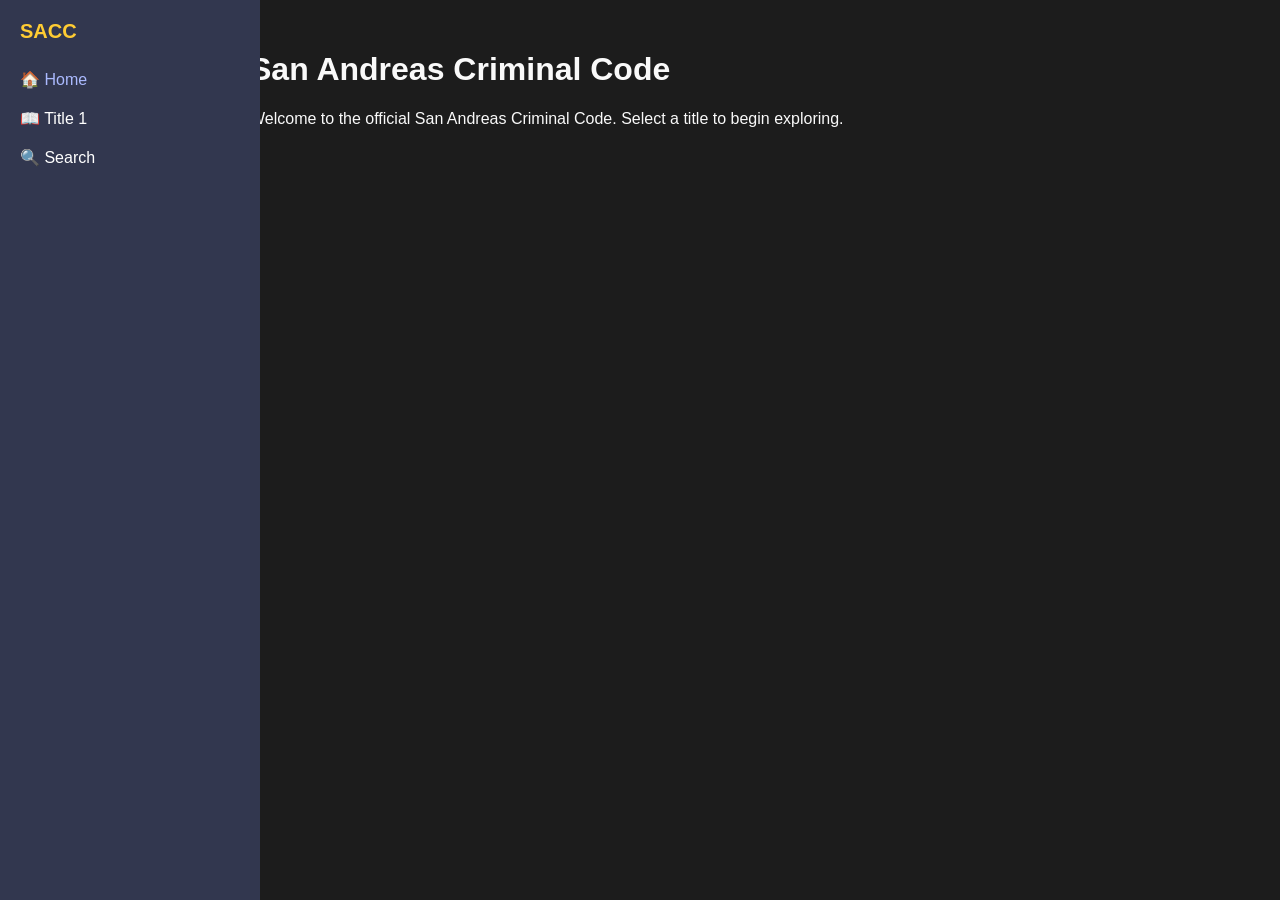
<file: index.html>
<!DOCTYPE html>
<html lang="en">
<head>
  <meta charset="UTF-8" />
  <meta name="viewport" content="width=device-width, initial-scale=1.0"/>
  <title>San Andreas Criminal Code</title>
  <link rel="stylesheet" href="style.css">
</head>
<body>
  <div class="container">
    <aside class="sidebar">
      <h2>SACC</h2>
      <nav>
        <a href="index.html" class="active">🏠 Home</a>
        <a href="title1.html">📖 Title 1</a>
        <a href="search.html">🔍 Search</a>
      </nav>
    </aside>
    <main class="main-content">
      <h1>San Andreas Criminal Code</h1>
      <p>Welcome to the official San Andreas Criminal Code. Select a title to begin exploring.</p>
    </main>
  </div>
</body>
</html>
</file>
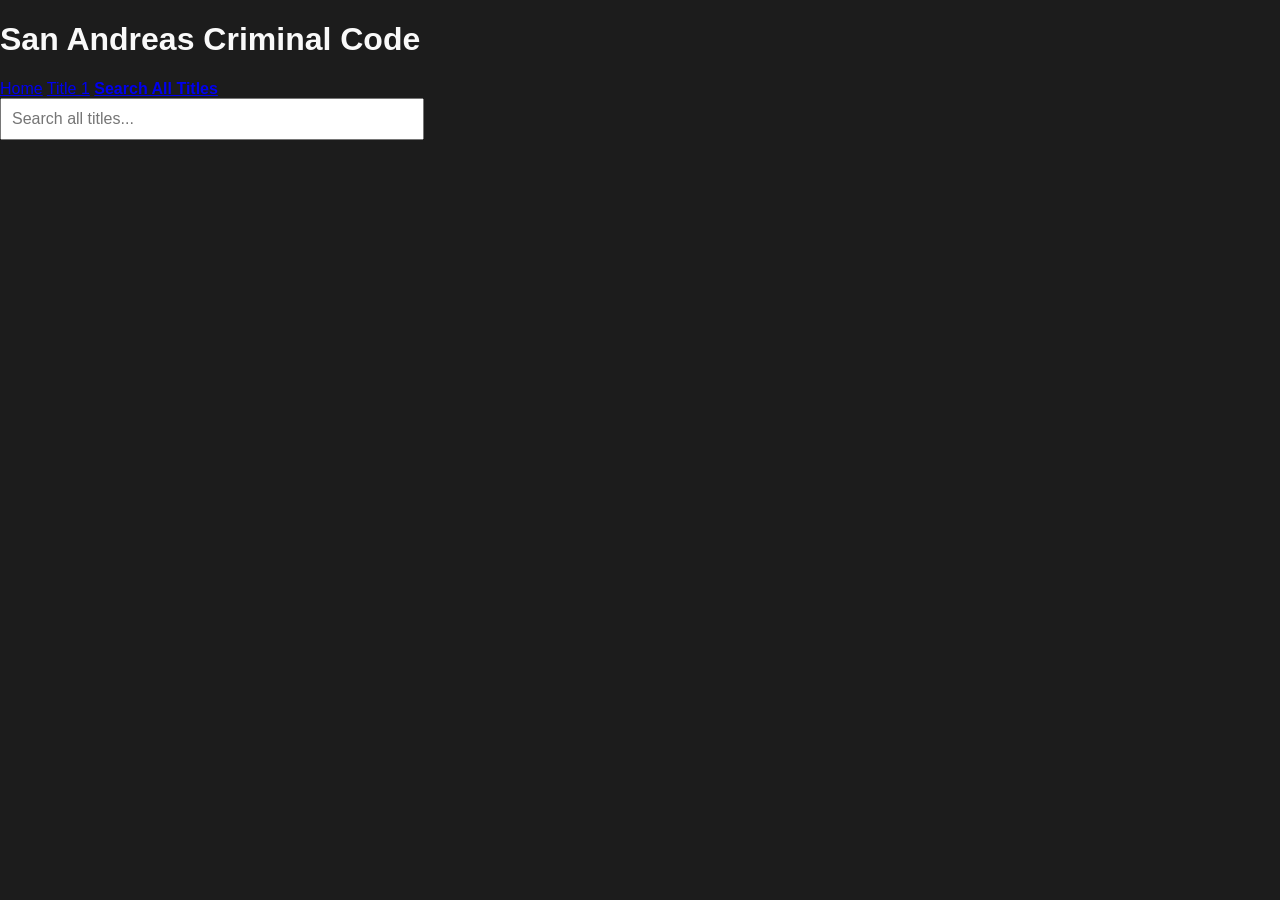
<file: search.html>
<!DOCTYPE html>
<html lang="en">
<head>
  <meta charset="UTF-8" />
  <meta name="viewport" content="width=device-width, initial-scale=1.0"/>
  <title>Universal Search | San Andreas Criminal Code</title>
  <link rel="stylesheet" href="style.css">
</head>
<body>
  <header>
    
    <h1>San Andreas Criminal Code</h1>
  </header>
  <nav>
    <a href="index.html">Home</a>
    <a href="title1.html">Title 1</a>
    <a href="search.html"><strong>Search All Titles</strong></a>
  </nav>
  <main>
    <input type="text" id="globalSearch" placeholder="Search all titles..." />
    <div id="results"></div>
  </main>
  <script>
    const laws = [
      {
        statute: "§ 101.010",
        title: "Name of Code",
        substance: "This body of law shall be cited as the San Andreas Criminal Code, abbreviated as SACC.",
        file: "title1.html"
      },
      {
        statute: "§ 101.020",
        title: "Definitions",
        substance: "For the purposes of this Code, 'person' includes individuals, corporations, and entities recognized by law.",
        file: "title1.html"
      },
      {
        statute: "§ 102.010",
        title: "Categories of Offenses",
        substance: "Criminal offenses are classified from Misdemeanor to Category A Felony based on severity.",
        file: "title1.html"
      },
      {
        statute: "§ 102.020",
        title: "Scaled Sentencing for RP",
        substance: "Each classification corresponds to in-game time in seconds ranging from 15 to 120, increasing with severity.",
        file: "title1.html"
      }
    ];

    const input = document.getElementById("globalSearch");
    const results = document.getElementById("results");

    input.addEventListener("input", () => {
      const query = input.value.toLowerCase();
      results.innerHTML = "";
      if (query.length === 0) return;

      const filtered = laws.filter(law =>
        law.statute.toLowerCase().includes(query) ||
        law.title.toLowerCase().includes(query) ||
        law.substance.toLowerCase().includes(query)
      );

      filtered.forEach(law => {
        const div = document.createElement("div");
        div.className = "statute-entry";
        div.innerHTML = `
          <h3>${law.statute} – ${law.title}</h3>
          <p>${law.substance}</p>
          <a href="${law.file}">View in Title</a>
        `;
        results.appendChild(div);
      });
    });
  </script>
</body>
</html>
</file>
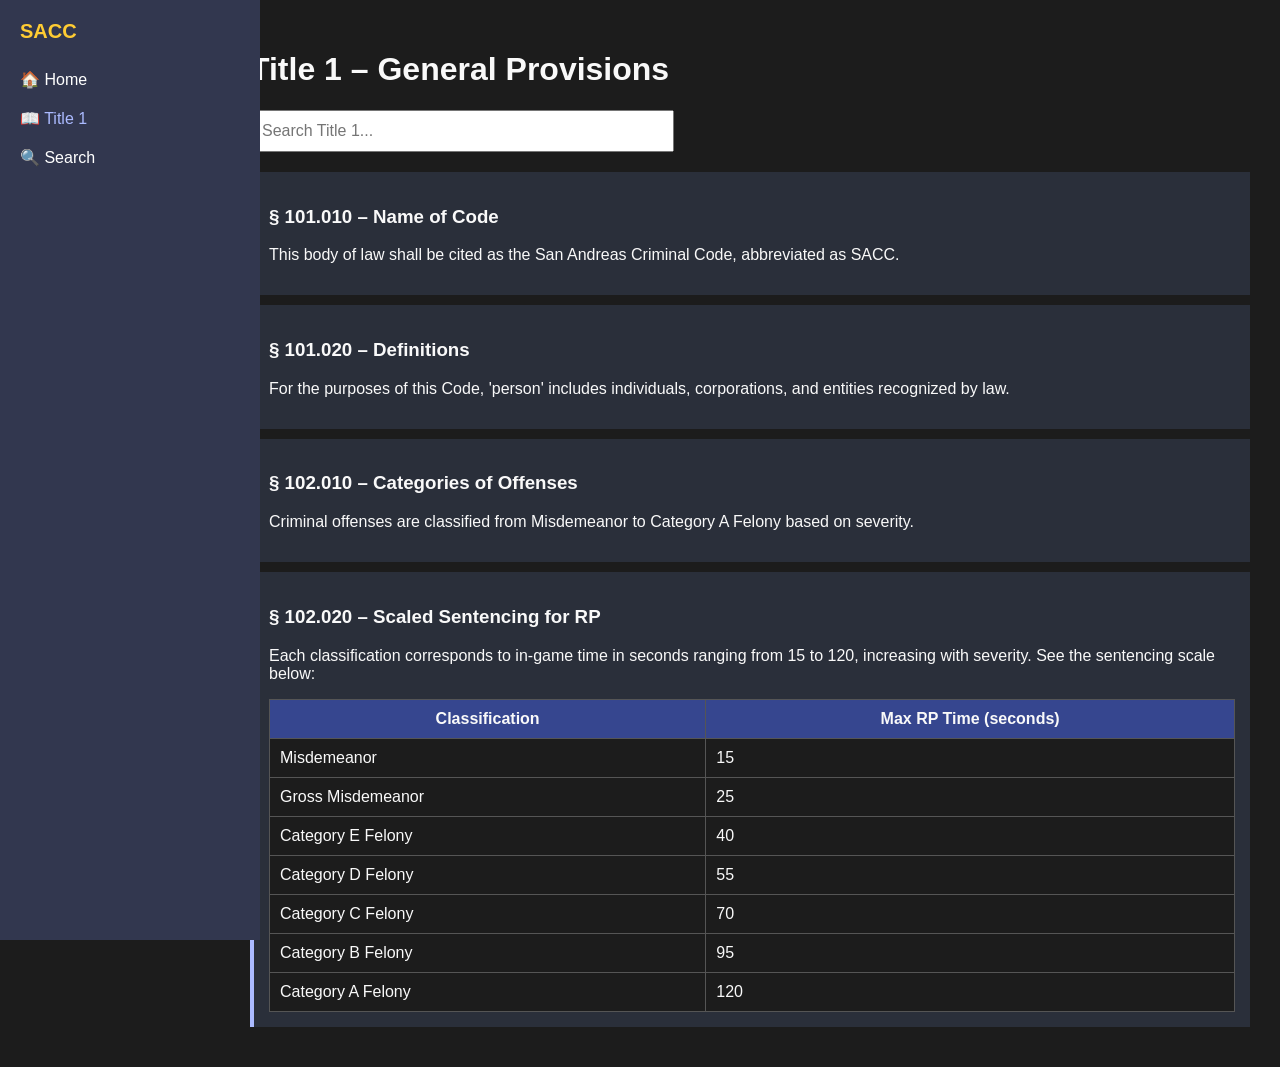
<file: title1.html>
<!DOCTYPE html>
<html lang="en">
<head>
  <meta charset="UTF-8" />
  <meta name="viewport" content="width=device-width, initial-scale=1.0"/>
  <title>Title 1 – General Provisions</title>
  <link rel="stylesheet" href="style.css">
</head>
<body>
  <div class="container">
    <aside class="sidebar">
      <h2>SACC</h2>
      <nav>
        <a href="index.html">🏠 Home</a>
        <a href="title1.html" class="active">📖 Title 1</a>
        <a href="search.html">🔍 Search</a>
      </nav>
    </aside>
    <main class="main-content">
      <h1>Title 1 – General Provisions</h1>
      <input type="text" id="searchBar" placeholder="Search Title 1...">
      <div class="statute-entry">
        <h3>§ 101.010 – Name of Code</h3>
        <p>This body of law shall be cited as the San Andreas Criminal Code, abbreviated as SACC.</p>
      </div>
      <div class="statute-entry">
        <h3>§ 101.020 – Definitions</h3>
        <p>For the purposes of this Code, 'person' includes individuals, corporations, and entities recognized by law.</p>
      </div>
      <div class="statute-entry">
        <h3>§ 102.010 – Categories of Offenses</h3>
        <p>Criminal offenses are classified from Misdemeanor to Category A Felony based on severity.</p>
      </div>
      <div class="statute-entry">
        <h3>§ 102.020 – Scaled Sentencing for RP</h3>
        <p>Each classification corresponds to in-game time in seconds ranging from 15 to 120, increasing with severity. See the sentencing scale below:</p>
        <table style="width:100%; background:#1c1c1c; color:#f9f9f9; border-collapse: collapse;">
          <thead>
            <tr style="background-color:#36468f;">
              <th style="padding: 10px; border: 1px solid #555;">Classification</th>
              <th style="padding: 10px; border: 1px solid #555;">Max RP Time (seconds)</th>
            </tr>
          </thead>
          <tbody>
            <tr><td style="padding: 10px; border: 1px solid #555;">Misdemeanor</td><td style="padding: 10px; border: 1px solid #555;">15</td></tr>
            <tr><td style="padding: 10px; border: 1px solid #555;">Gross Misdemeanor</td><td style="padding: 10px; border: 1px solid #555;">25</td></tr>
            <tr><td style="padding: 10px; border: 1px solid #555;">Category E Felony</td><td style="padding: 10px; border: 1px solid #555;">40</td></tr>
            <tr><td style="padding: 10px; border: 1px solid #555;">Category D Felony</td><td style="padding: 10px; border: 1px solid #555;">55</td></tr>
            <tr><td style="padding: 10px; border: 1px solid #555;">Category C Felony</td><td style="padding: 10px; border: 1px solid #555;">70</td></tr>
            <tr><td style="padding: 10px; border: 1px solid #555;">Category B Felony</td><td style="padding: 10px; border: 1px solid #555;">95</td></tr>
            <tr><td style="padding: 10px; border: 1px solid #555;">Category A Felony</td><td style="padding: 10px; border: 1px solid #555;">120</td></tr>
          </tbody>
        </table>
      </div>
    </main>
  </div>
  <script>
    const searchBar = document.getElementById('searchBar');
    const statutes = document.querySelectorAll('.statute-entry');
    searchBar.addEventListener('input', () => {
      const query = searchBar.value.toLowerCase();
      statutes.forEach(entry => {
        entry.style.display = entry.innerText.toLowerCase().includes(query) ? '' : 'none';
      });
    });
  </script>
</body>
</html>
</file>
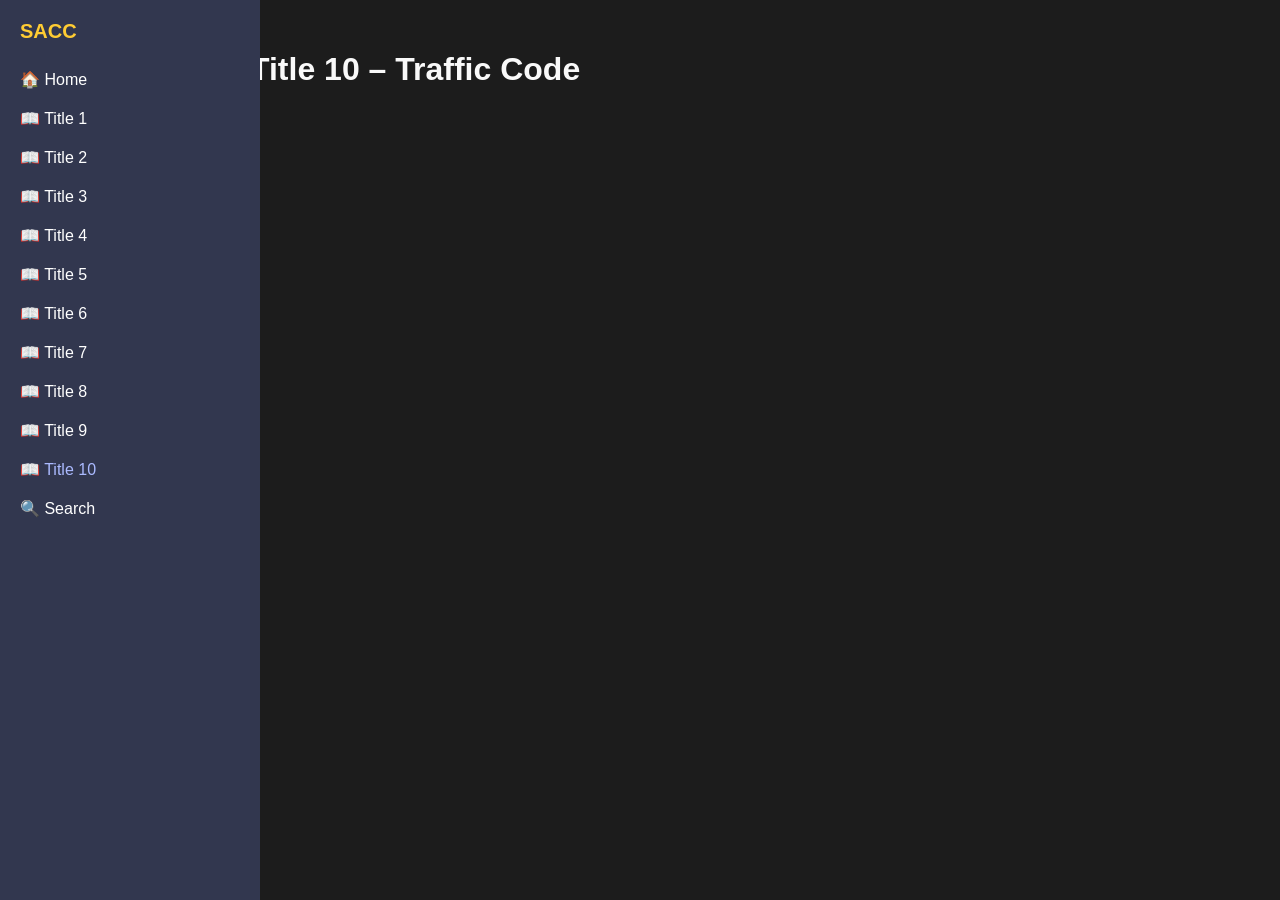
<file: title10.html>
<!DOCTYPE html>
<html lang="en">
<head>
    <meta charset="UTF-8" />
    <meta name="viewport" content="width=device-width, initial-scale=1.0"/>
    <title>Title 10 – Traffic Code</title>
    <link rel="stylesheet" href="style.css">
</head>
<body>
<div class="container">
    <aside class="sidebar">
        <h2>SACC</h2>
        <nav>
            <a href="index.html">🏠 Home</a>
            <a href="title1.html" >📖 Title 1</a>
            <a href="title2.html" >📖 Title 2</a>
            <a href="title3.html" >📖 Title 3</a>
            <a href="title4.html" >📖 Title 4</a>
            <a href="title5.html" >📖 Title 5</a>
            <a href="title6.html" >📖 Title 6</a>
            <a href="title7.html" >📖 Title 7</a>
            <a href="title8.html" >📖 Title 8</a>
            <a href="title9.html" >📖 Title 9</a>
            <a href="title10.html" class="active">📖 Title 10</a>
            <a href="search.html">🔍 Search</a>
        </nav>
    </aside>
    <main class="main-content">
        <h1>Title 10 – Traffic Code</h1>
        
    </main>
</div>
<script>
    const searchBar = document.getElementById('searchBar');
    if (searchBar) {
        const statutes = document.querySelectorAll('.statute-entry');
        searchBar.addEventListener('input', () => {
            const query = searchBar.value.toLowerCase();
            statutes.forEach(entry => {
                entry.style.display = entry.innerText.toLowerCase().includes(query) ? '' : 'none';
            });
        });
    }
</script>
</body>
</html>
</file>
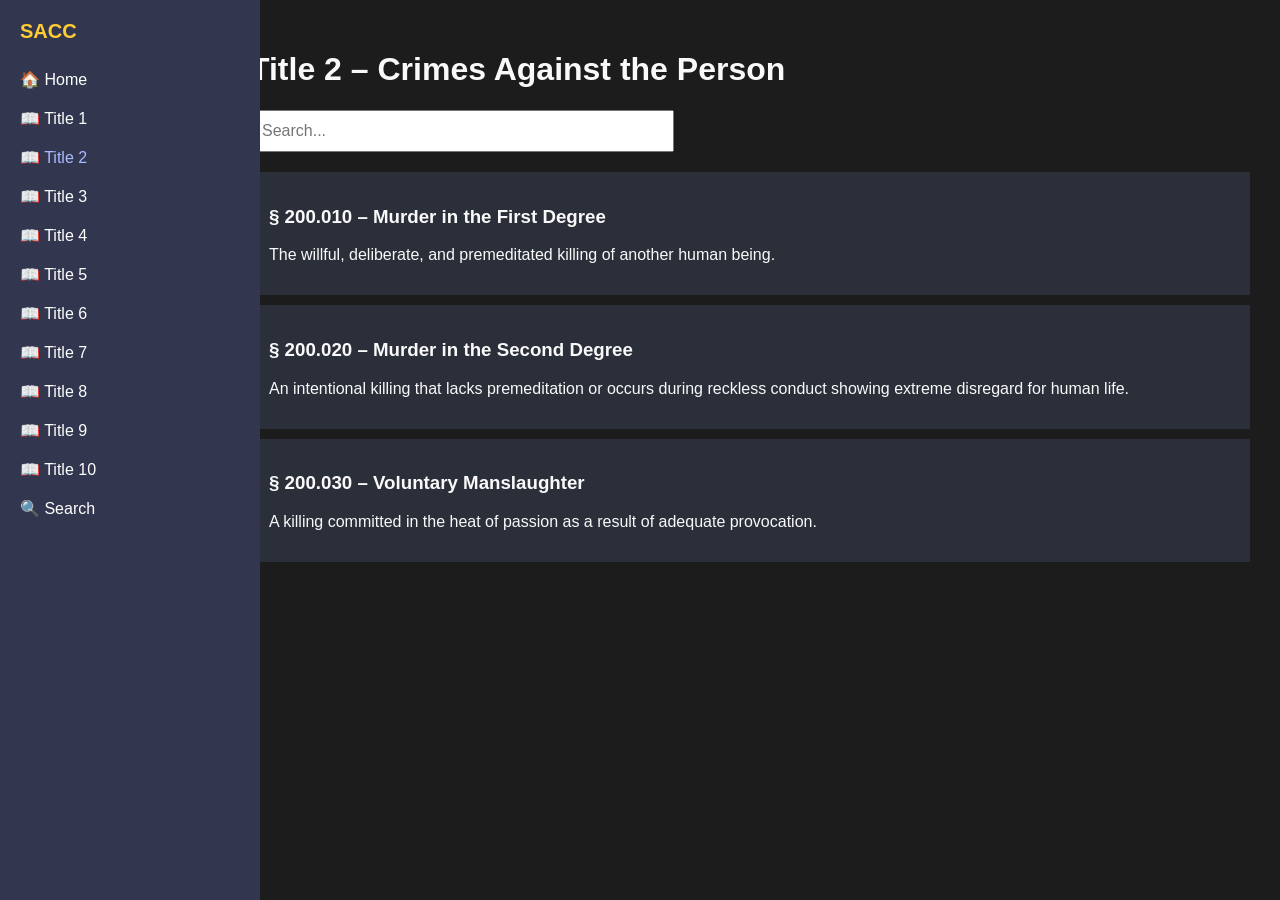
<file: title2.html>
<!DOCTYPE html>
<html lang="en">
<head>
    <meta charset="UTF-8" />
    <meta name="viewport" content="width=device-width, initial-scale=1.0"/>
    <title>Title 2 – Crimes Against the Person</title>
    <link rel="stylesheet" href="style.css">
</head>
<body>
<div class="container">
    <aside class="sidebar">
        <h2>SACC</h2>
        <nav>
            <a href="index.html">🏠 Home</a>
            <a href="title1.html" >📖 Title 1</a>
            <a href="title2.html" class="active">📖 Title 2</a>
            <a href="title3.html" >📖 Title 3</a>
            <a href="title4.html" >📖 Title 4</a>
            <a href="title5.html" >📖 Title 5</a>
            <a href="title6.html" >📖 Title 6</a>
            <a href="title7.html" >📖 Title 7</a>
            <a href="title8.html" >📖 Title 8</a>
            <a href="title9.html" >📖 Title 9</a>
            <a href="title10.html" >📖 Title 10</a>
            <a href="search.html">🔍 Search</a>
        </nav>
    </aside>
    <main class="main-content">
        <h1>Title 2 – Crimes Against the Person</h1><input type="text" id="searchBar" placeholder="Search...">
        
        <div class="statute-entry">
            <h3>§ 200.010 – Murder in the First Degree</h3>
            <p>The willful, deliberate, and premeditated killing of another human being.</p>
        </div>
        <div class="statute-entry">
            <h3>§ 200.020 – Murder in the Second Degree</h3>
            <p>An intentional killing that lacks premeditation or occurs during reckless conduct showing extreme disregard for human life.</p>
        </div>
        <div class="statute-entry">
            <h3>§ 200.030 – Voluntary Manslaughter</h3>
            <p>A killing committed in the heat of passion as a result of adequate provocation.</p>
        </div>
    </main>
</div>
<script>
    const searchBar = document.getElementById('searchBar');
    if (searchBar) {
        const statutes = document.querySelectorAll('.statute-entry');
        searchBar.addEventListener('input', () => {
            const query = searchBar.value.toLowerCase();
            statutes.forEach(entry => {
                entry.style.display = entry.innerText.toLowerCase().includes(query) ? '' : 'none';
            });
        });
    }
</script>
</body>
</html>
</file>
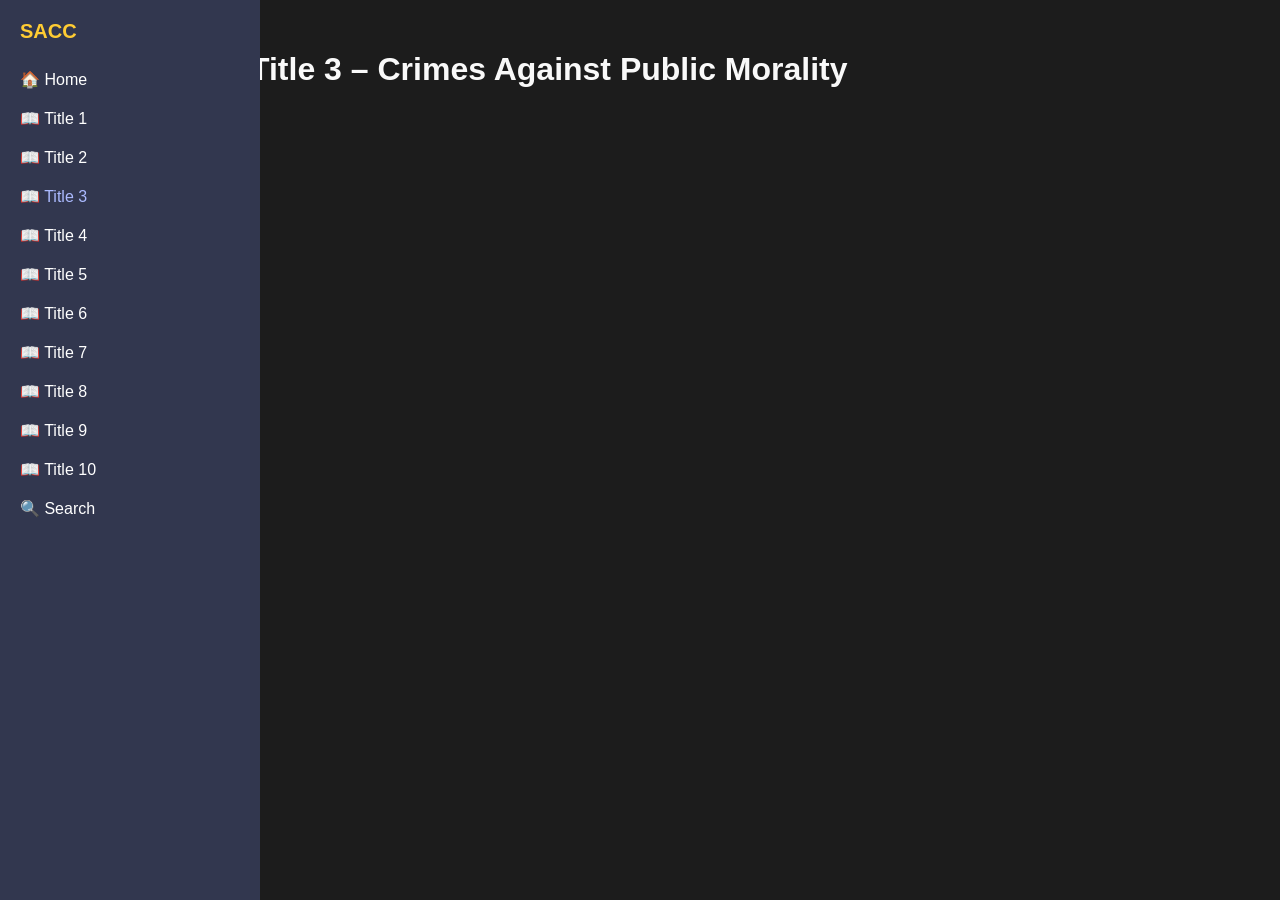
<file: title3.html>
<!DOCTYPE html>
<html lang="en">
<head>
    <meta charset="UTF-8" />
    <meta name="viewport" content="width=device-width, initial-scale=1.0"/>
    <title>Title 3 – Crimes Against Public Morality</title>
    <link rel="stylesheet" href="style.css">
</head>
<body>
<div class="container">
    <aside class="sidebar">
        <h2>SACC</h2>
        <nav>
            <a href="index.html">🏠 Home</a>
            <a href="title1.html" >📖 Title 1</a>
            <a href="title2.html" >📖 Title 2</a>
            <a href="title3.html" class="active">📖 Title 3</a>
            <a href="title4.html" >📖 Title 4</a>
            <a href="title5.html" >📖 Title 5</a>
            <a href="title6.html" >📖 Title 6</a>
            <a href="title7.html" >📖 Title 7</a>
            <a href="title8.html" >📖 Title 8</a>
            <a href="title9.html" >📖 Title 9</a>
            <a href="title10.html" >📖 Title 10</a>
            <a href="search.html">🔍 Search</a>
        </nav>
    </aside>
    <main class="main-content">
        <h1>Title 3 – Crimes Against Public Morality</h1>
        
    </main>
</div>
<script>
    const searchBar = document.getElementById('searchBar');
    if (searchBar) {
        const statutes = document.querySelectorAll('.statute-entry');
        searchBar.addEventListener('input', () => {
            const query = searchBar.value.toLowerCase();
            statutes.forEach(entry => {
                entry.style.display = entry.innerText.toLowerCase().includes(query) ? '' : 'none';
            });
        });
    }
</script>
</body>
</html>
</file>
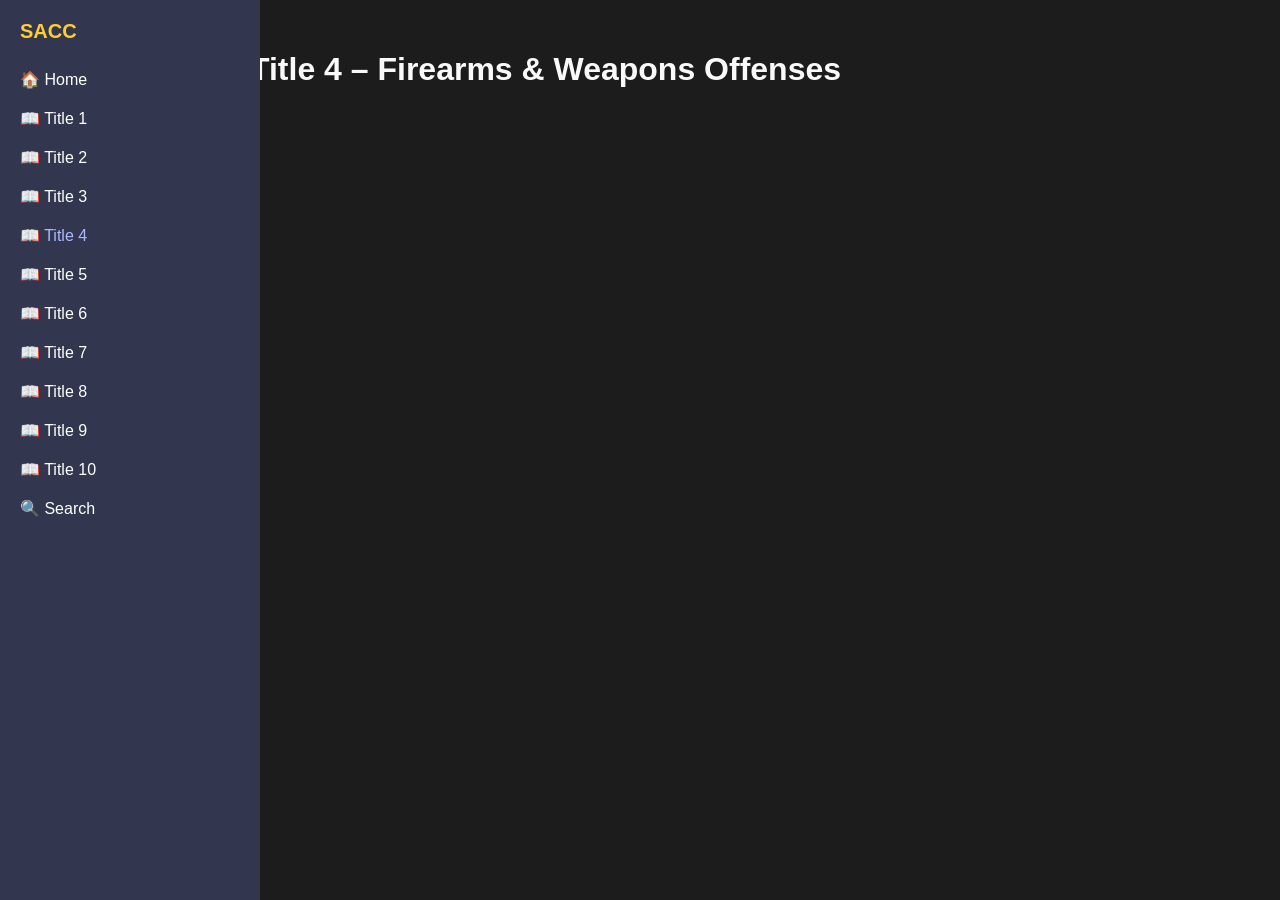
<file: title4.html>
<!DOCTYPE html>
<html lang="en">
<head>
    <meta charset="UTF-8" />
    <meta name="viewport" content="width=device-width, initial-scale=1.0"/>
    <title>Title 4 – Firearms & Weapons Offenses</title>
    <link rel="stylesheet" href="style.css">
</head>
<body>
<div class="container">
    <aside class="sidebar">
        <h2>SACC</h2>
        <nav>
            <a href="index.html">🏠 Home</a>
            <a href="title1.html" >📖 Title 1</a>
            <a href="title2.html" >📖 Title 2</a>
            <a href="title3.html" >📖 Title 3</a>
            <a href="title4.html" class="active">📖 Title 4</a>
            <a href="title5.html" >📖 Title 5</a>
            <a href="title6.html" >📖 Title 6</a>
            <a href="title7.html" >📖 Title 7</a>
            <a href="title8.html" >📖 Title 8</a>
            <a href="title9.html" >📖 Title 9</a>
            <a href="title10.html" >📖 Title 10</a>
            <a href="search.html">🔍 Search</a>
        </nav>
    </aside>
    <main class="main-content">
        <h1>Title 4 – Firearms & Weapons Offenses</h1>
        
    </main>
</div>
<script>
    const searchBar = document.getElementById('searchBar');
    if (searchBar) {
        const statutes = document.querySelectorAll('.statute-entry');
        searchBar.addEventListener('input', () => {
            const query = searchBar.value.toLowerCase();
            statutes.forEach(entry => {
                entry.style.display = entry.innerText.toLowerCase().includes(query) ? '' : 'none';
            });
        });
    }
</script>
</body>
</html>
</file>
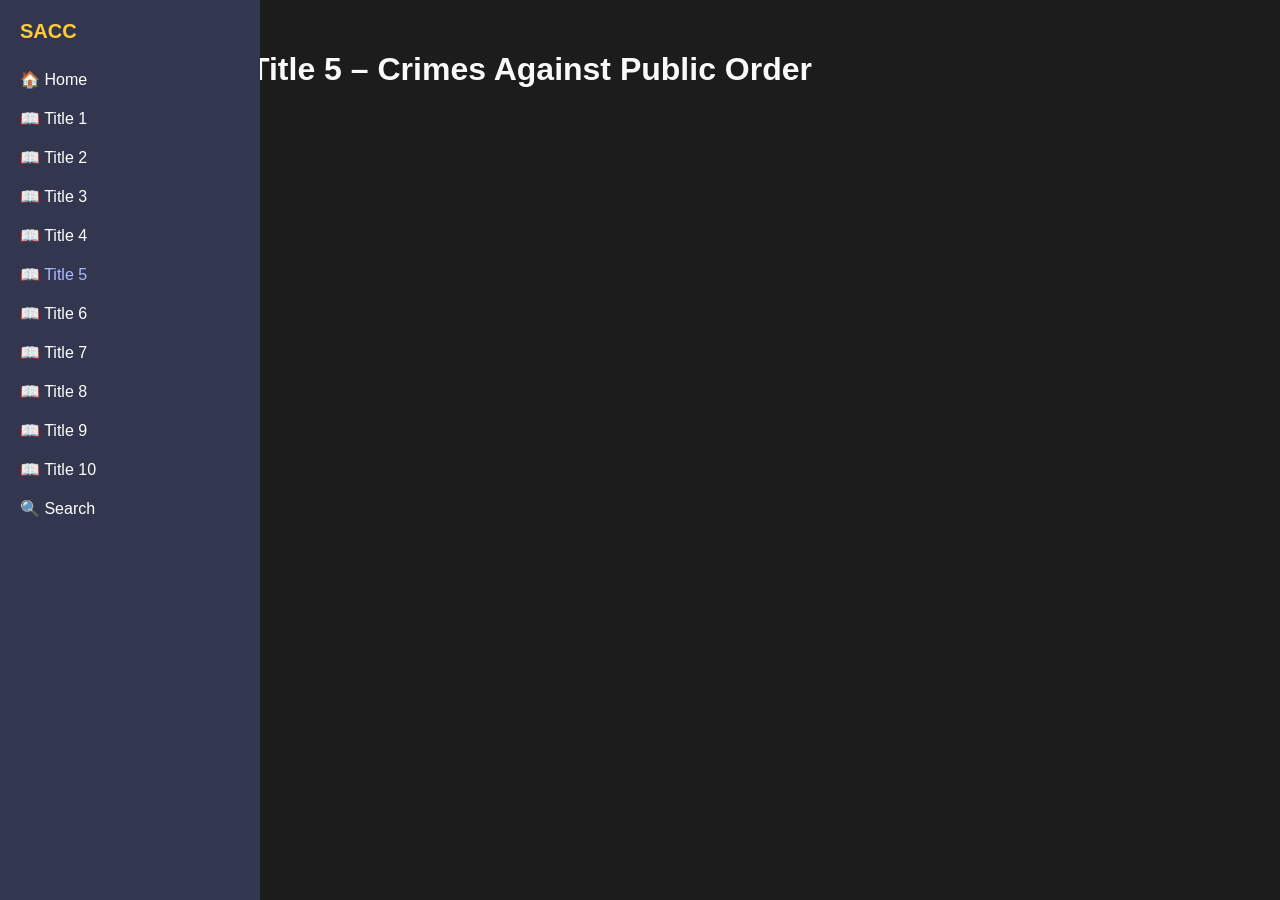
<file: title5.html>
<!DOCTYPE html>
<html lang="en">
<head>
    <meta charset="UTF-8" />
    <meta name="viewport" content="width=device-width, initial-scale=1.0"/>
    <title>Title 5 – Crimes Against Public Order</title>
    <link rel="stylesheet" href="style.css">
</head>
<body>
<div class="container">
    <aside class="sidebar">
        <h2>SACC</h2>
        <nav>
            <a href="index.html">🏠 Home</a>
            <a href="title1.html" >📖 Title 1</a>
            <a href="title2.html" >📖 Title 2</a>
            <a href="title3.html" >📖 Title 3</a>
            <a href="title4.html" >📖 Title 4</a>
            <a href="title5.html" class="active">📖 Title 5</a>
            <a href="title6.html" >📖 Title 6</a>
            <a href="title7.html" >📖 Title 7</a>
            <a href="title8.html" >📖 Title 8</a>
            <a href="title9.html" >📖 Title 9</a>
            <a href="title10.html" >📖 Title 10</a>
            <a href="search.html">🔍 Search</a>
        </nav>
    </aside>
    <main class="main-content">
        <h1>Title 5 – Crimes Against Public Order</h1>
        
    </main>
</div>
<script>
    const searchBar = document.getElementById('searchBar');
    if (searchBar) {
        const statutes = document.querySelectorAll('.statute-entry');
        searchBar.addEventListener('input', () => {
            const query = searchBar.value.toLowerCase();
            statutes.forEach(entry => {
                entry.style.display = entry.innerText.toLowerCase().includes(query) ? '' : 'none';
            });
        });
    }
</script>
</body>
</html>
</file>
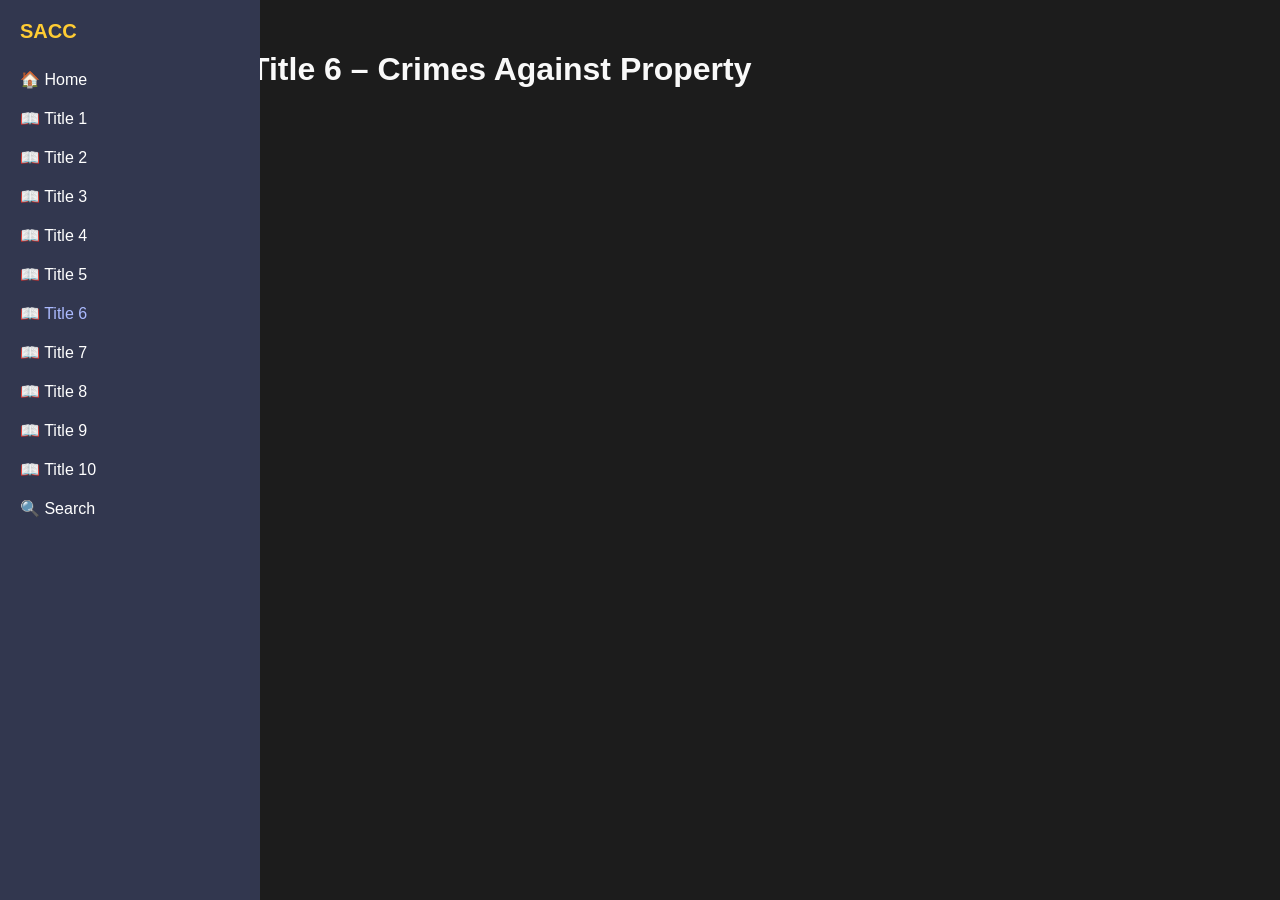
<file: title6.html>
<!DOCTYPE html>
<html lang="en">
<head>
    <meta charset="UTF-8" />
    <meta name="viewport" content="width=device-width, initial-scale=1.0"/>
    <title>Title 6 – Crimes Against Property</title>
    <link rel="stylesheet" href="style.css">
</head>
<body>
<div class="container">
    <aside class="sidebar">
        <h2>SACC</h2>
        <nav>
            <a href="index.html">🏠 Home</a>
            <a href="title1.html" >📖 Title 1</a>
            <a href="title2.html" >📖 Title 2</a>
            <a href="title3.html" >📖 Title 3</a>
            <a href="title4.html" >📖 Title 4</a>
            <a href="title5.html" >📖 Title 5</a>
            <a href="title6.html" class="active">📖 Title 6</a>
            <a href="title7.html" >📖 Title 7</a>
            <a href="title8.html" >📖 Title 8</a>
            <a href="title9.html" >📖 Title 9</a>
            <a href="title10.html" >📖 Title 10</a>
            <a href="search.html">🔍 Search</a>
        </nav>
    </aside>
    <main class="main-content">
        <h1>Title 6 – Crimes Against Property</h1>
        
    </main>
</div>
<script>
    const searchBar = document.getElementById('searchBar');
    if (searchBar) {
        const statutes = document.querySelectorAll('.statute-entry');
        searchBar.addEventListener('input', () => {
            const query = searchBar.value.toLowerCase();
            statutes.forEach(entry => {
                entry.style.display = entry.innerText.toLowerCase().includes(query) ? '' : 'none';
            });
        });
    }
</script>
</body>
</html>
</file>
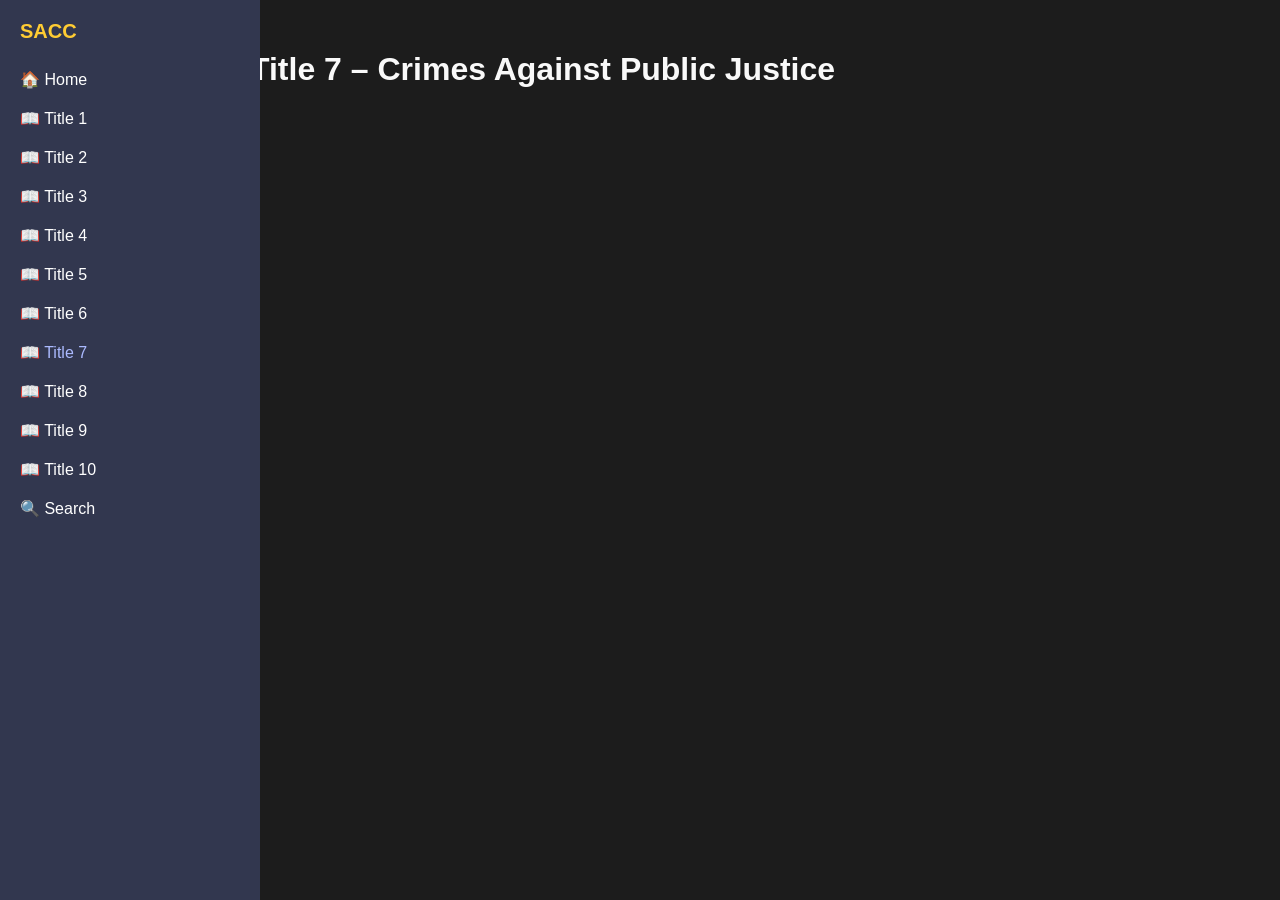
<file: title7.html>
<!DOCTYPE html>
<html lang="en">
<head>
    <meta charset="UTF-8" />
    <meta name="viewport" content="width=device-width, initial-scale=1.0"/>
    <title>Title 7 – Crimes Against Public Justice</title>
    <link rel="stylesheet" href="style.css">
</head>
<body>
<div class="container">
    <aside class="sidebar">
        <h2>SACC</h2>
        <nav>
            <a href="index.html">🏠 Home</a>
            <a href="title1.html" >📖 Title 1</a>
            <a href="title2.html" >📖 Title 2</a>
            <a href="title3.html" >📖 Title 3</a>
            <a href="title4.html" >📖 Title 4</a>
            <a href="title5.html" >📖 Title 5</a>
            <a href="title6.html" >📖 Title 6</a>
            <a href="title7.html" class="active">📖 Title 7</a>
            <a href="title8.html" >📖 Title 8</a>
            <a href="title9.html" >📖 Title 9</a>
            <a href="title10.html" >📖 Title 10</a>
            <a href="search.html">🔍 Search</a>
        </nav>
    </aside>
    <main class="main-content">
        <h1>Title 7 – Crimes Against Public Justice</h1>
        
    </main>
</div>
<script>
    const searchBar = document.getElementById('searchBar');
    if (searchBar) {
        const statutes = document.querySelectorAll('.statute-entry');
        searchBar.addEventListener('input', () => {
            const query = searchBar.value.toLowerCase();
            statutes.forEach(entry => {
                entry.style.display = entry.innerText.toLowerCase().includes(query) ? '' : 'none';
            });
        });
    }
</script>
</body>
</html>
</file>
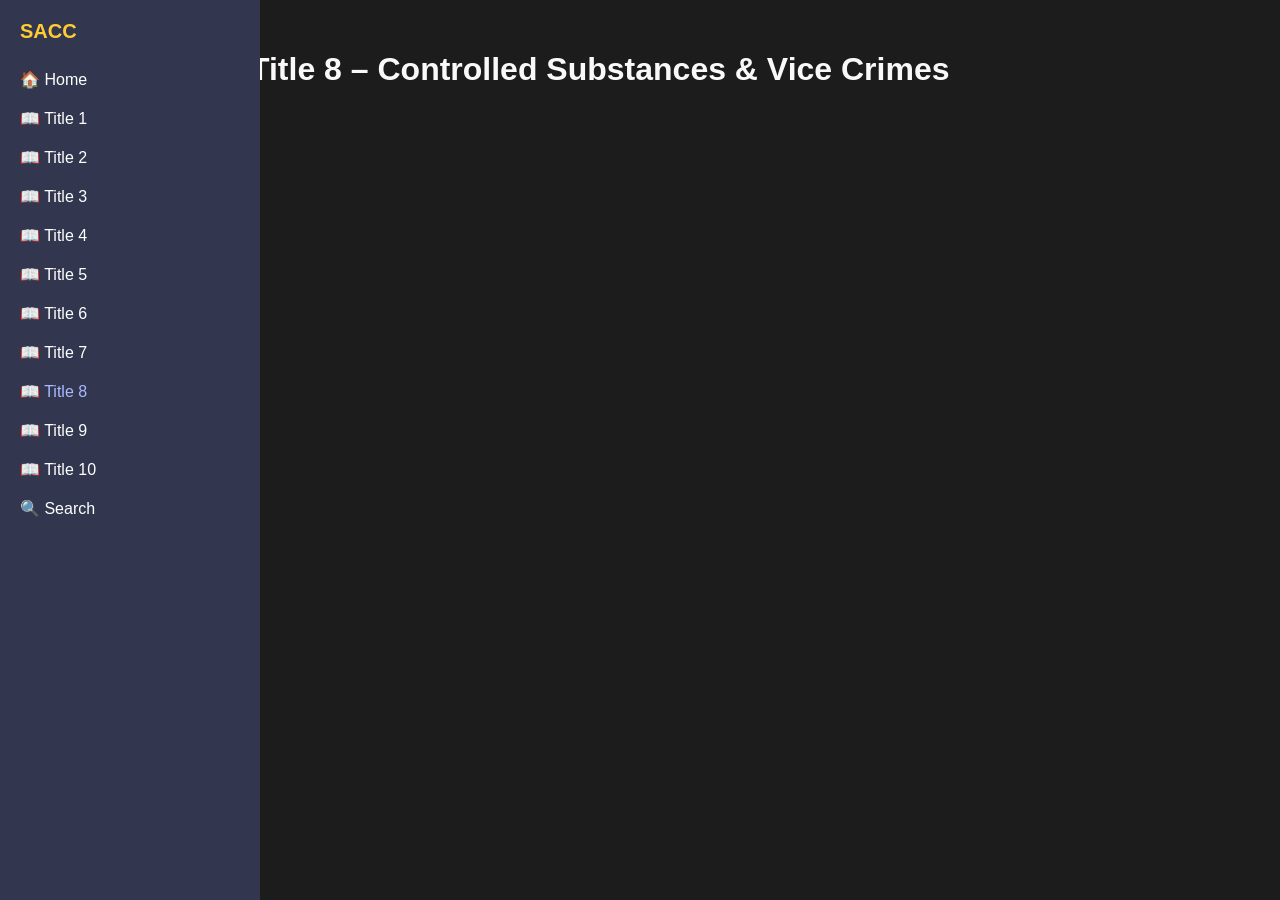
<file: title8.html>
<!DOCTYPE html>
<html lang="en">
<head>
    <meta charset="UTF-8" />
    <meta name="viewport" content="width=device-width, initial-scale=1.0"/>
    <title>Title 8 – Controlled Substances & Vice Crimes</title>
    <link rel="stylesheet" href="style.css">
</head>
<body>
<div class="container">
    <aside class="sidebar">
        <h2>SACC</h2>
        <nav>
            <a href="index.html">🏠 Home</a>
            <a href="title1.html" >📖 Title 1</a>
            <a href="title2.html" >📖 Title 2</a>
            <a href="title3.html" >📖 Title 3</a>
            <a href="title4.html" >📖 Title 4</a>
            <a href="title5.html" >📖 Title 5</a>
            <a href="title6.html" >📖 Title 6</a>
            <a href="title7.html" >📖 Title 7</a>
            <a href="title8.html" class="active">📖 Title 8</a>
            <a href="title9.html" >📖 Title 9</a>
            <a href="title10.html" >📖 Title 10</a>
            <a href="search.html">🔍 Search</a>
        </nav>
    </aside>
    <main class="main-content">
        <h1>Title 8 – Controlled Substances & Vice Crimes</h1>
        
    </main>
</div>
<script>
    const searchBar = document.getElementById('searchBar');
    if (searchBar) {
        const statutes = document.querySelectorAll('.statute-entry');
        searchBar.addEventListener('input', () => {
            const query = searchBar.value.toLowerCase();
            statutes.forEach(entry => {
                entry.style.display = entry.innerText.toLowerCase().includes(query) ? '' : 'none';
            });
        });
    }
</script>
</body>
</html>
</file>
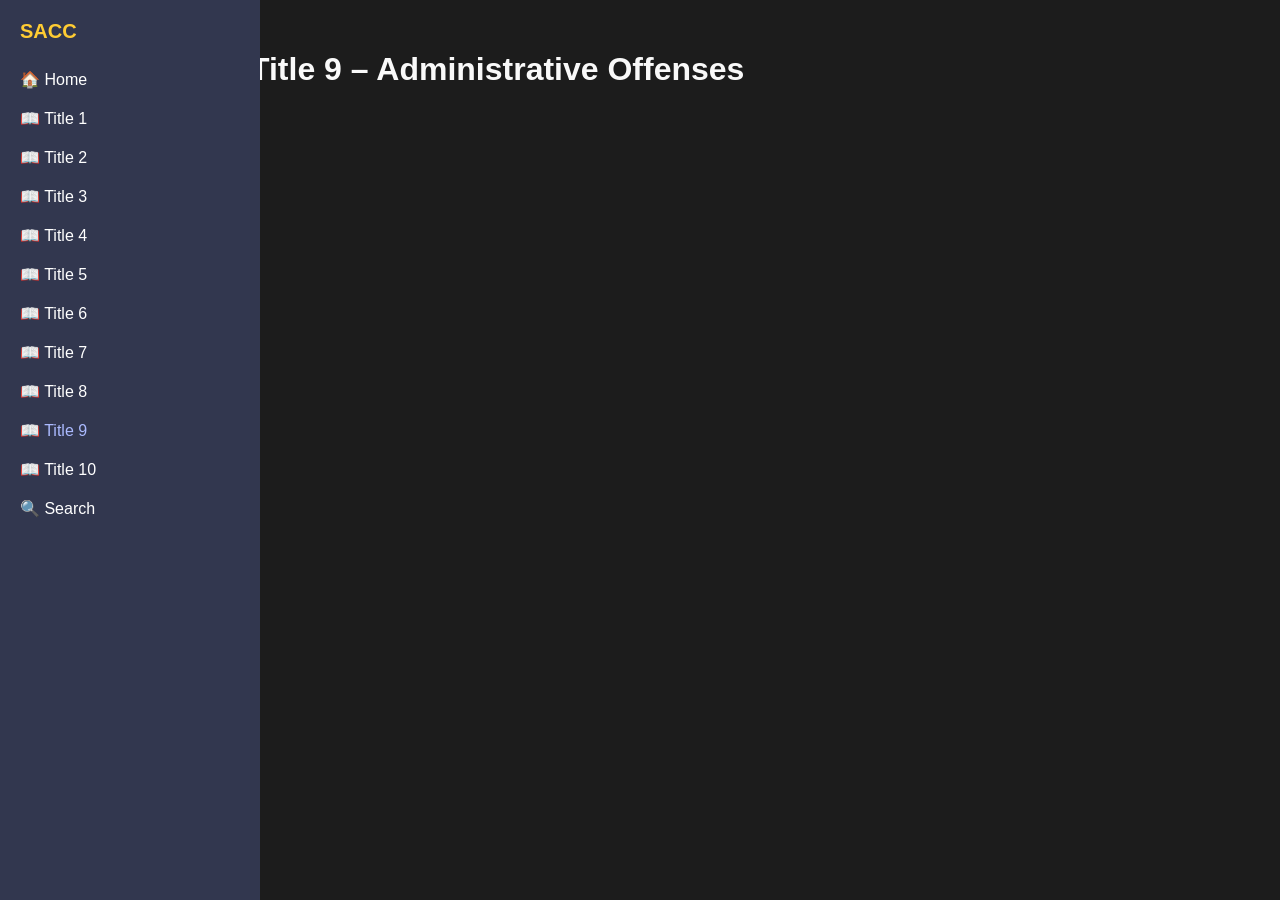
<file: title9.html>
<!DOCTYPE html>
<html lang="en">
<head>
    <meta charset="UTF-8" />
    <meta name="viewport" content="width=device-width, initial-scale=1.0"/>
    <title>Title 9 – Administrative Offenses</title>
    <link rel="stylesheet" href="style.css">
</head>
<body>
<div class="container">
    <aside class="sidebar">
        <h2>SACC</h2>
        <nav>
            <a href="index.html">🏠 Home</a>
            <a href="title1.html" >📖 Title 1</a>
            <a href="title2.html" >📖 Title 2</a>
            <a href="title3.html" >📖 Title 3</a>
            <a href="title4.html" >📖 Title 4</a>
            <a href="title5.html" >📖 Title 5</a>
            <a href="title6.html" >📖 Title 6</a>
            <a href="title7.html" >📖 Title 7</a>
            <a href="title8.html" >📖 Title 8</a>
            <a href="title9.html" class="active">📖 Title 9</a>
            <a href="title10.html" >📖 Title 10</a>
            <a href="search.html">🔍 Search</a>
        </nav>
    </aside>
    <main class="main-content">
        <h1>Title 9 – Administrative Offenses</h1>
        
    </main>
</div>
<script>
    const searchBar = document.getElementById('searchBar');
    if (searchBar) {
        const statutes = document.querySelectorAll('.statute-entry');
        searchBar.addEventListener('input', () => {
            const query = searchBar.value.toLowerCase();
            statutes.forEach(entry => {
                entry.style.display = entry.innerText.toLowerCase().includes(query) ? '' : 'none';
            });
        });
    }
</script>
</body>
</html>
</file>
<file: style.css>
body {
  margin: 0;
  font-family: 'Segoe UI', sans-serif;
  background-color: #1c1c1c;
  color: #f9f9f9;
}
.container {
  display: flex;
  min-height: 100vh;
}
.sidebar {
  width: 220px;
  background-color: #32374f;
  padding: 20px;
  color: white;
  flex-shrink: 0;
  height: 100vh;
  position: fixed;
}
.sidebar h2 {
  margin-top: 0;
  font-size: 20px;
  color: #ffcc33;
}
.sidebar nav {
  display: flex;
  flex-direction: column;
}
.sidebar nav a {
  color: white;
  padding: 10px 0;
  text-decoration: none;
}
.sidebar nav a:hover,
.sidebar nav a.active {
  color: #abbaff;
}
.main-content {
  margin-left: 220px;
  padding: 30px;
  width: 100%;
}
input[type="text"] {
  padding: 10px;
  font-size: 16px;
  margin-bottom: 20px;
  width: 100%;
  max-width: 400px;
}
.statute-entry {
  background-color: #2a2f3a;
  padding: 15px;
  margin-bottom: 10px;
  border-left: 4px solid #abbaff;
}
</file>
